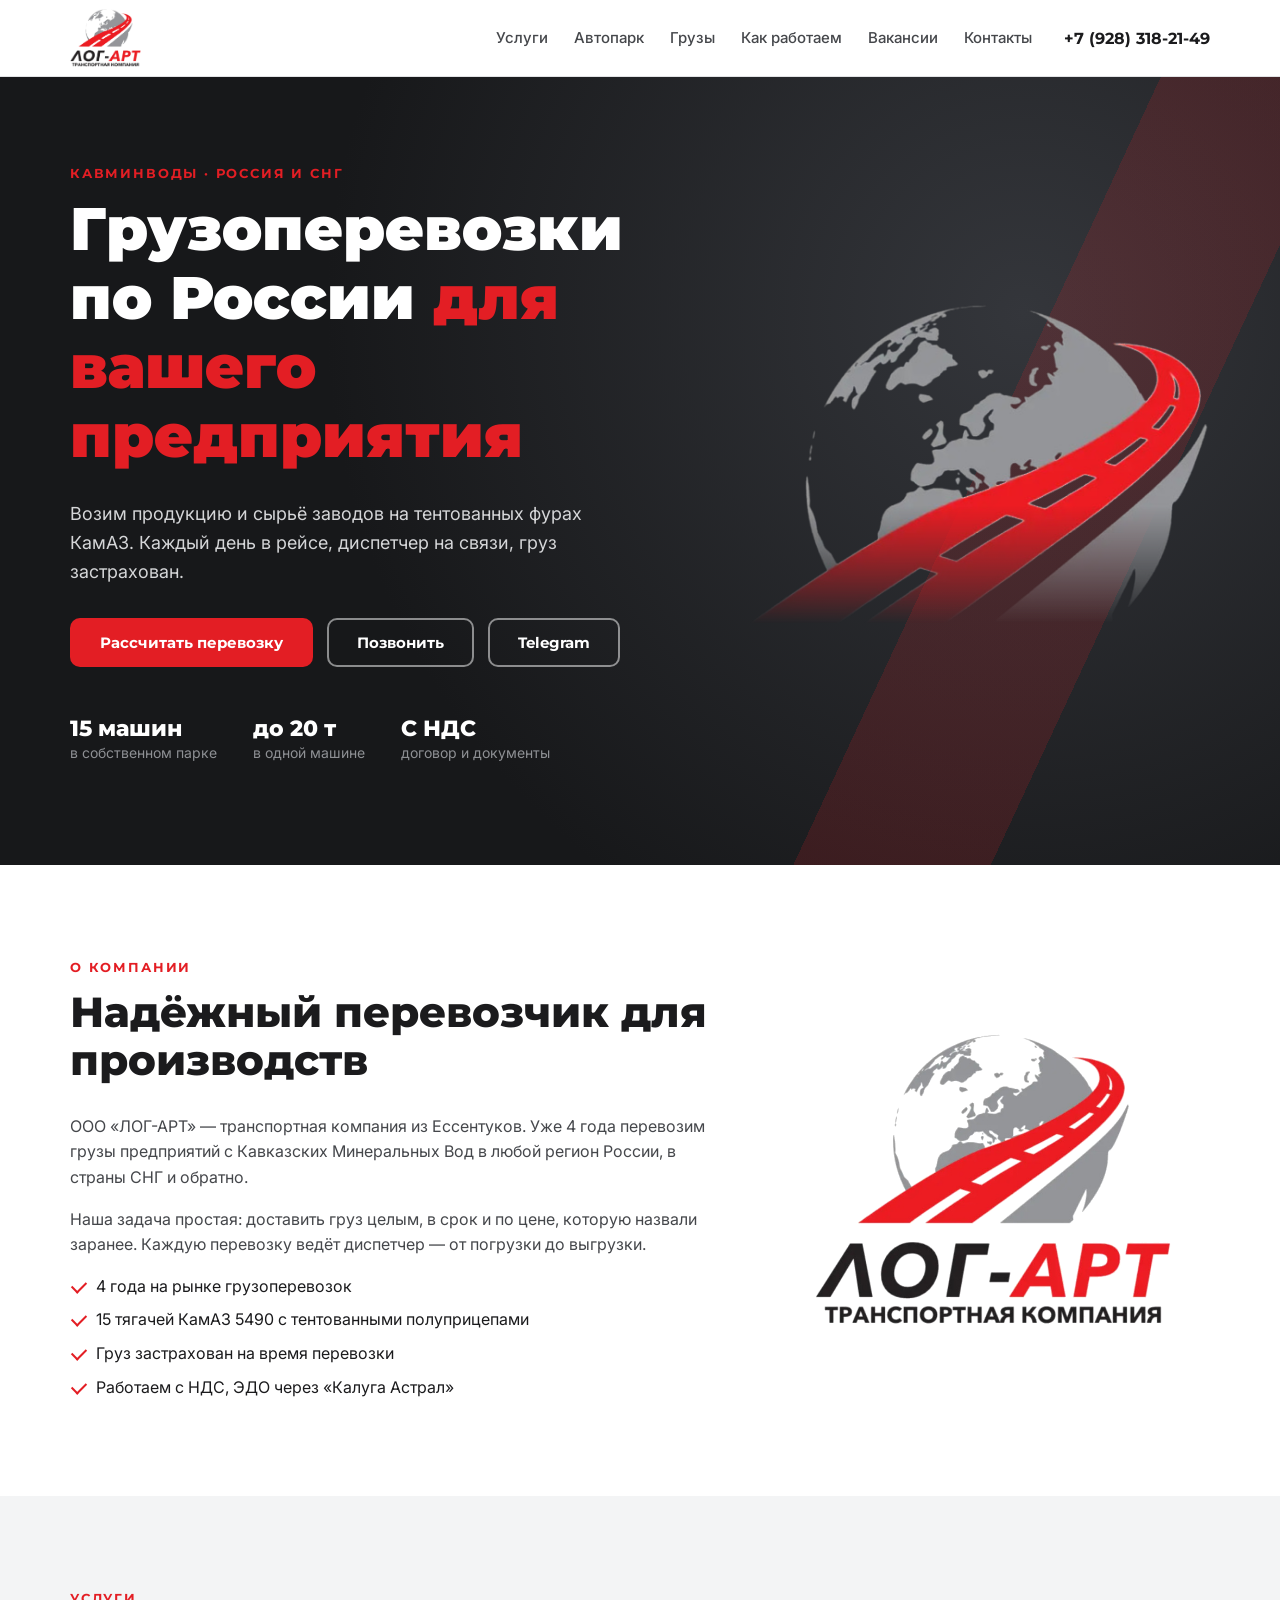
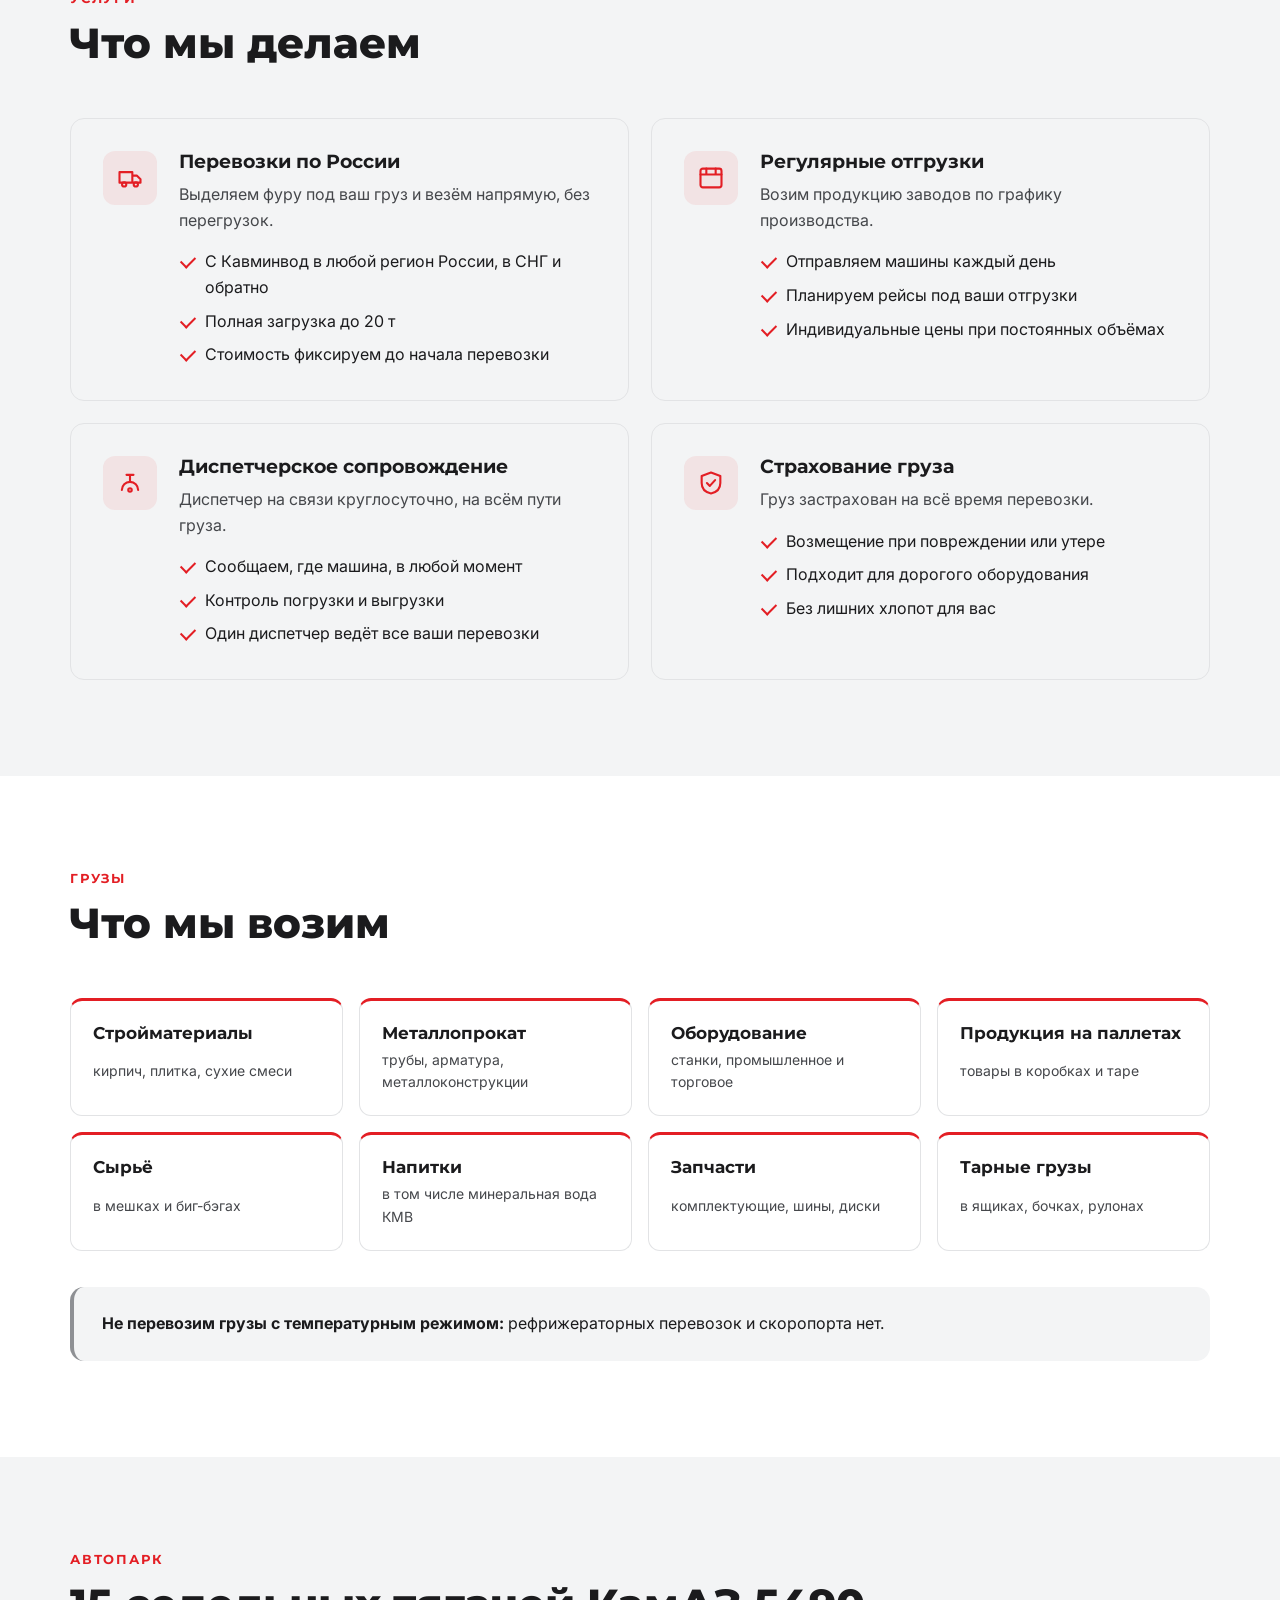
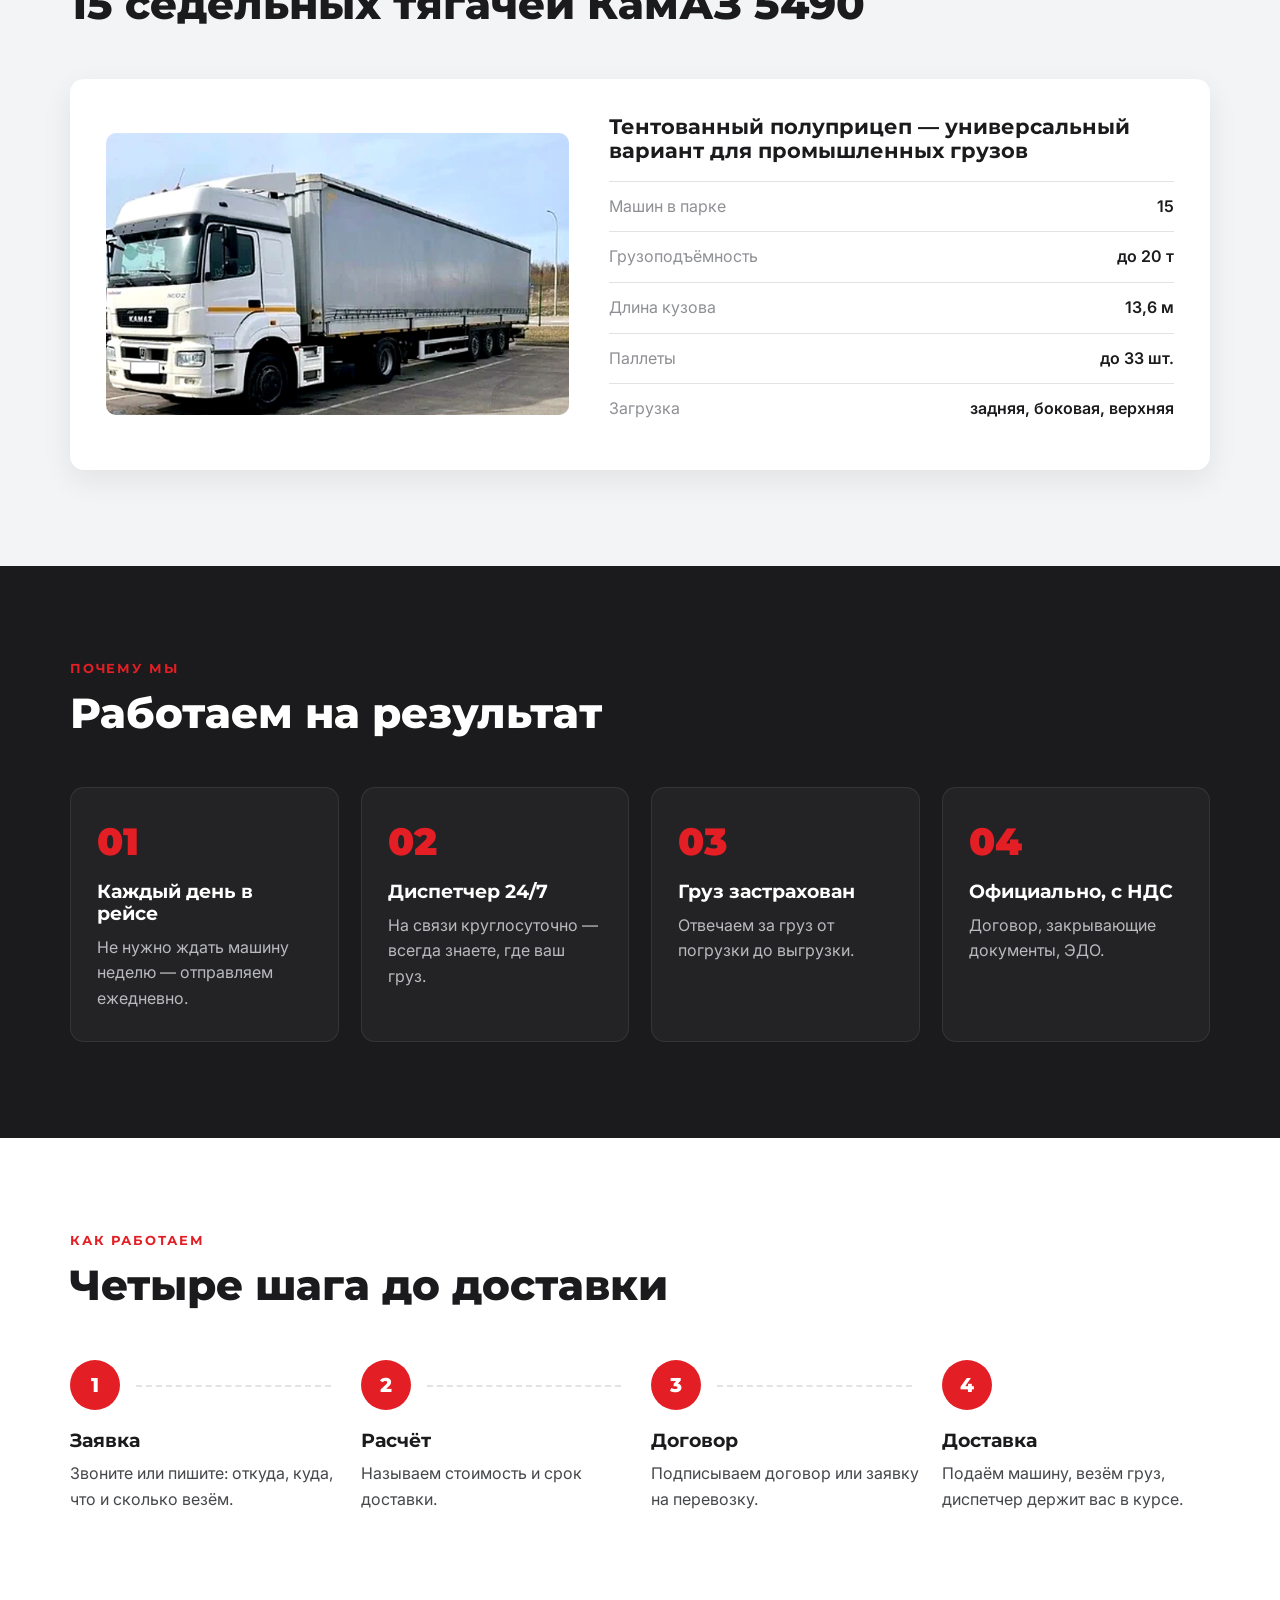
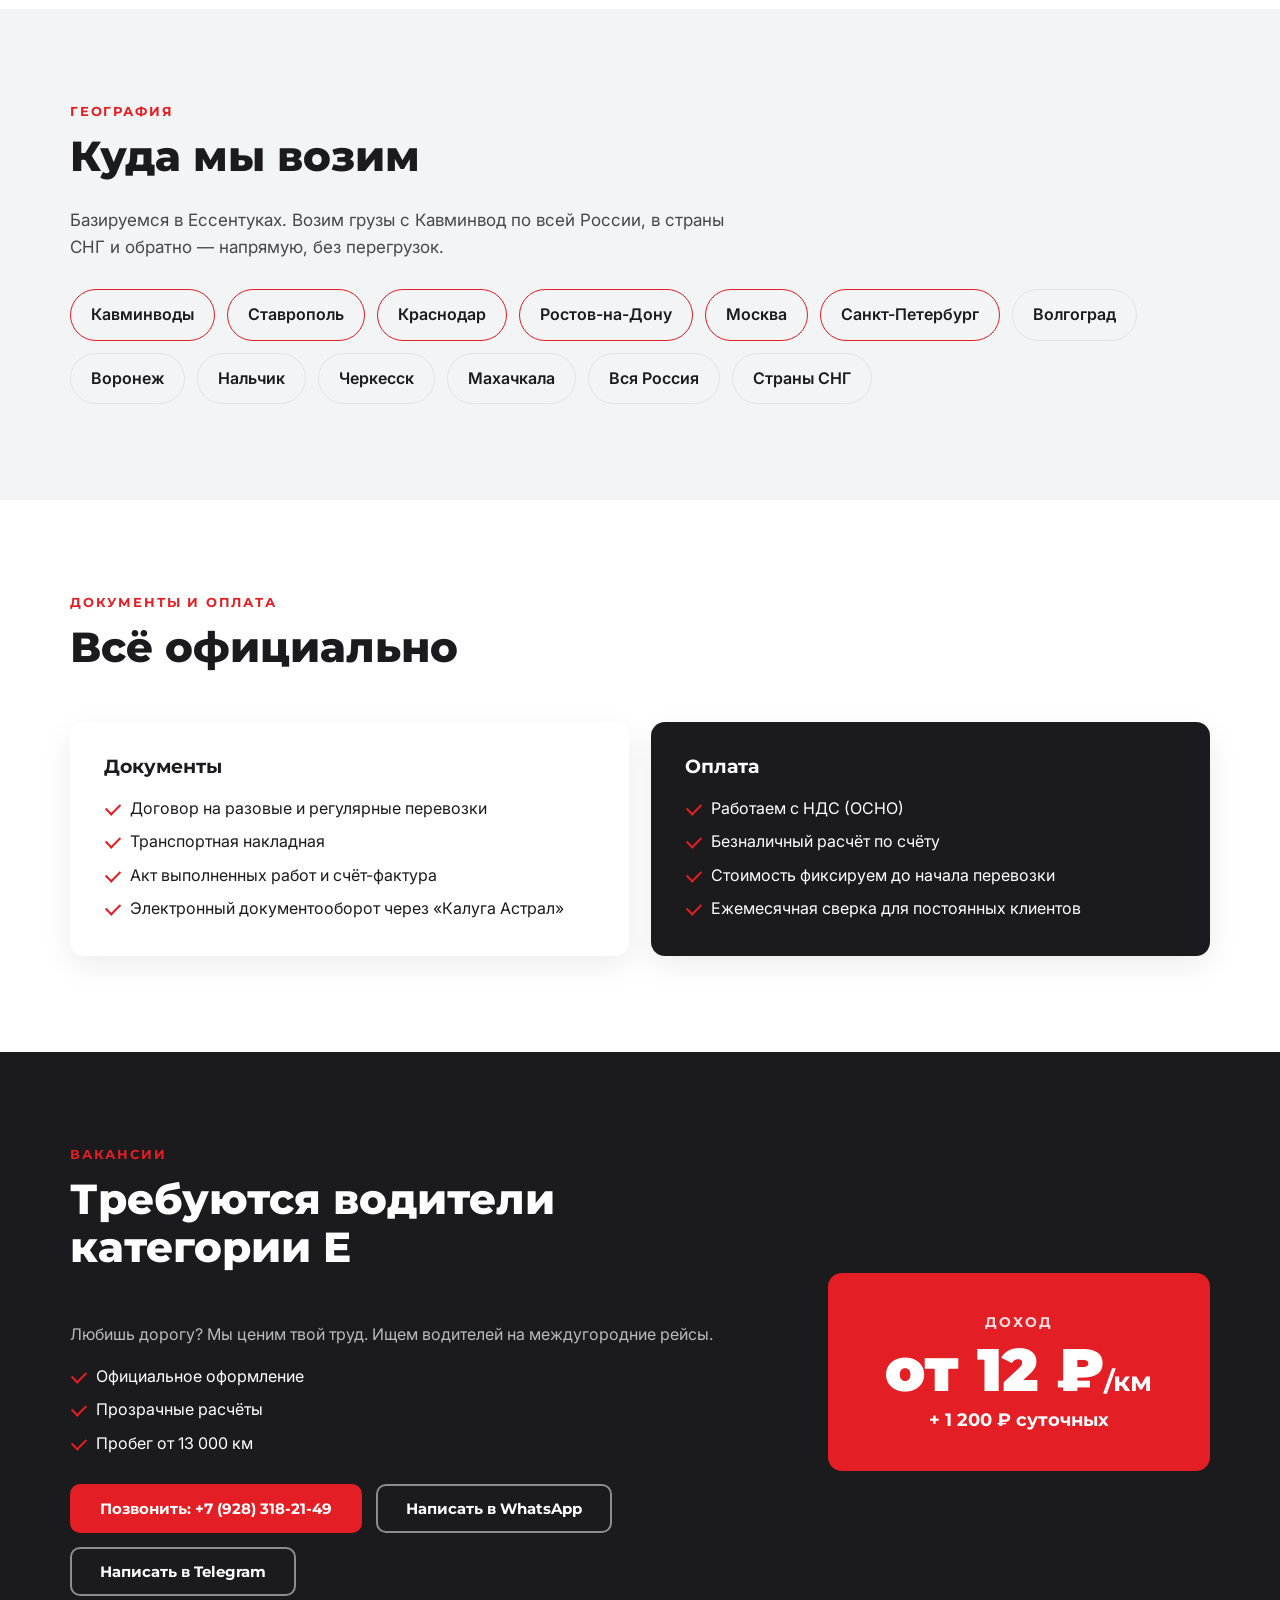
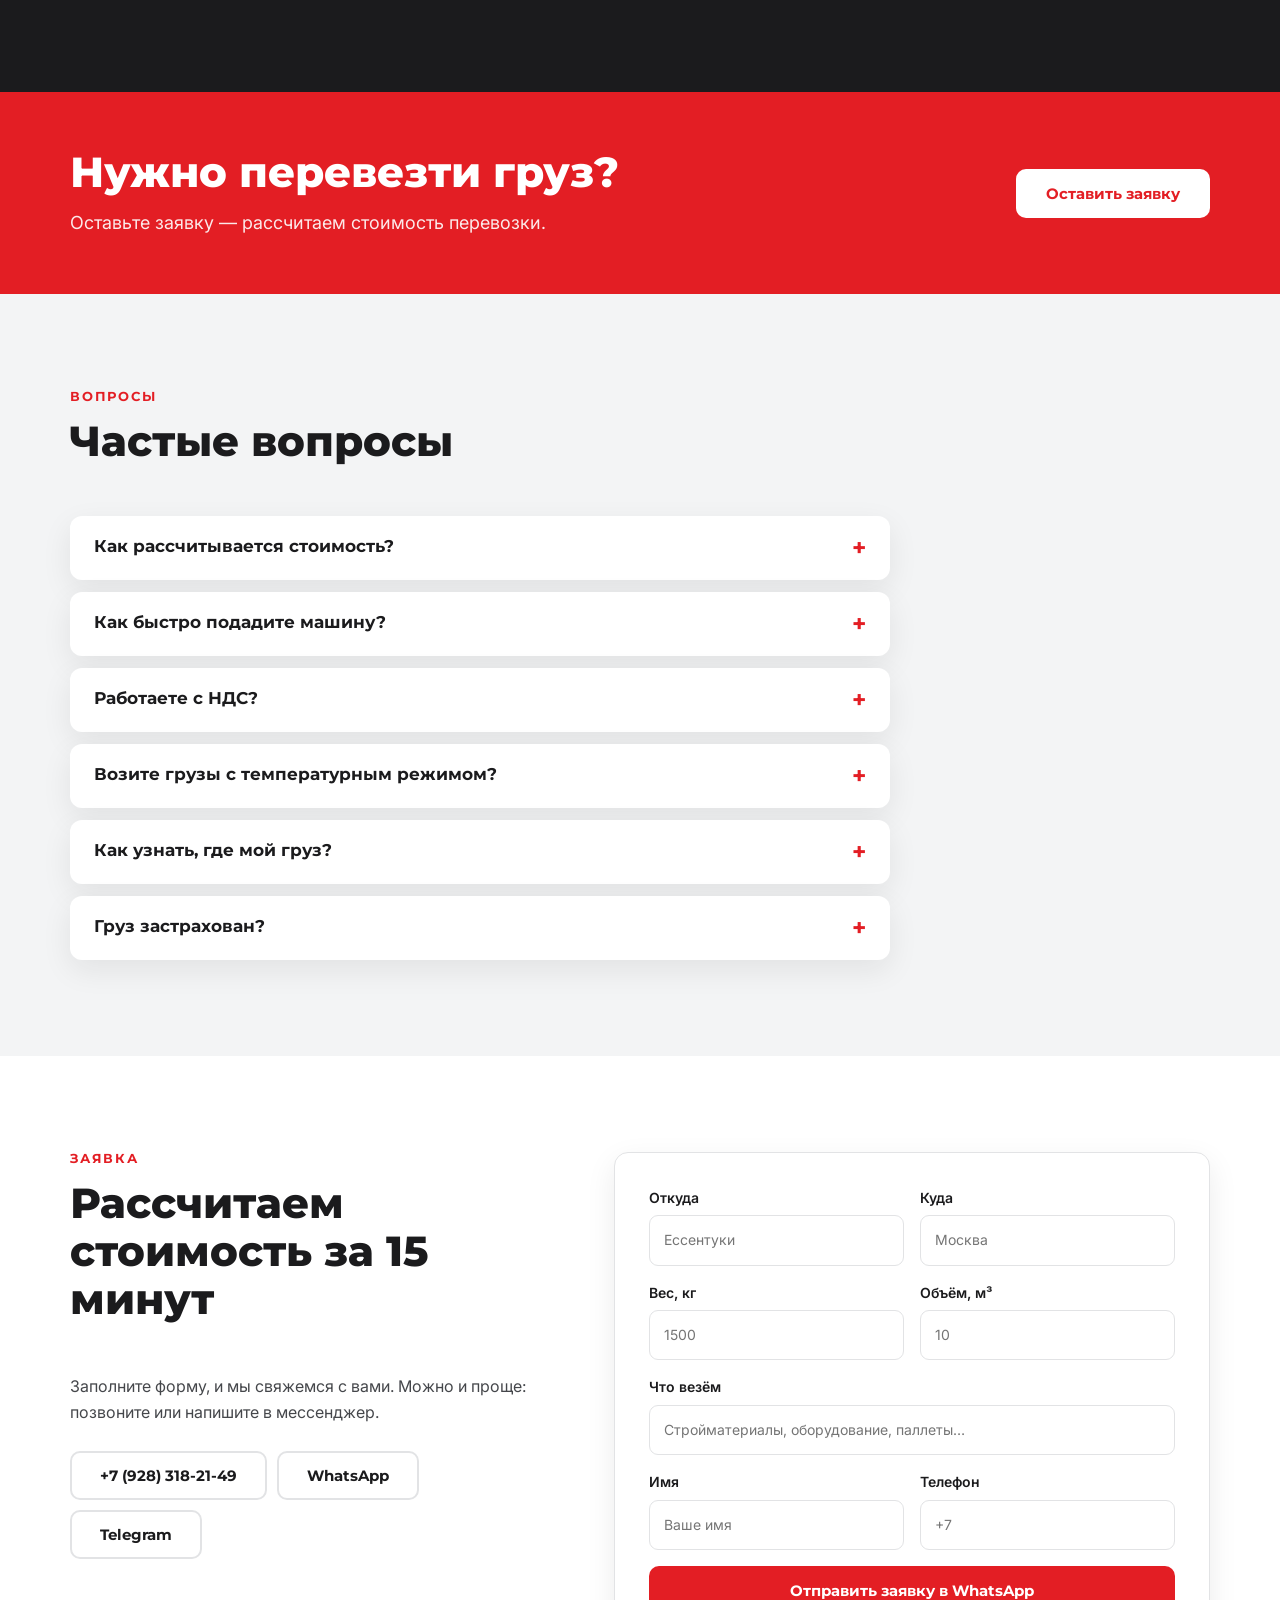
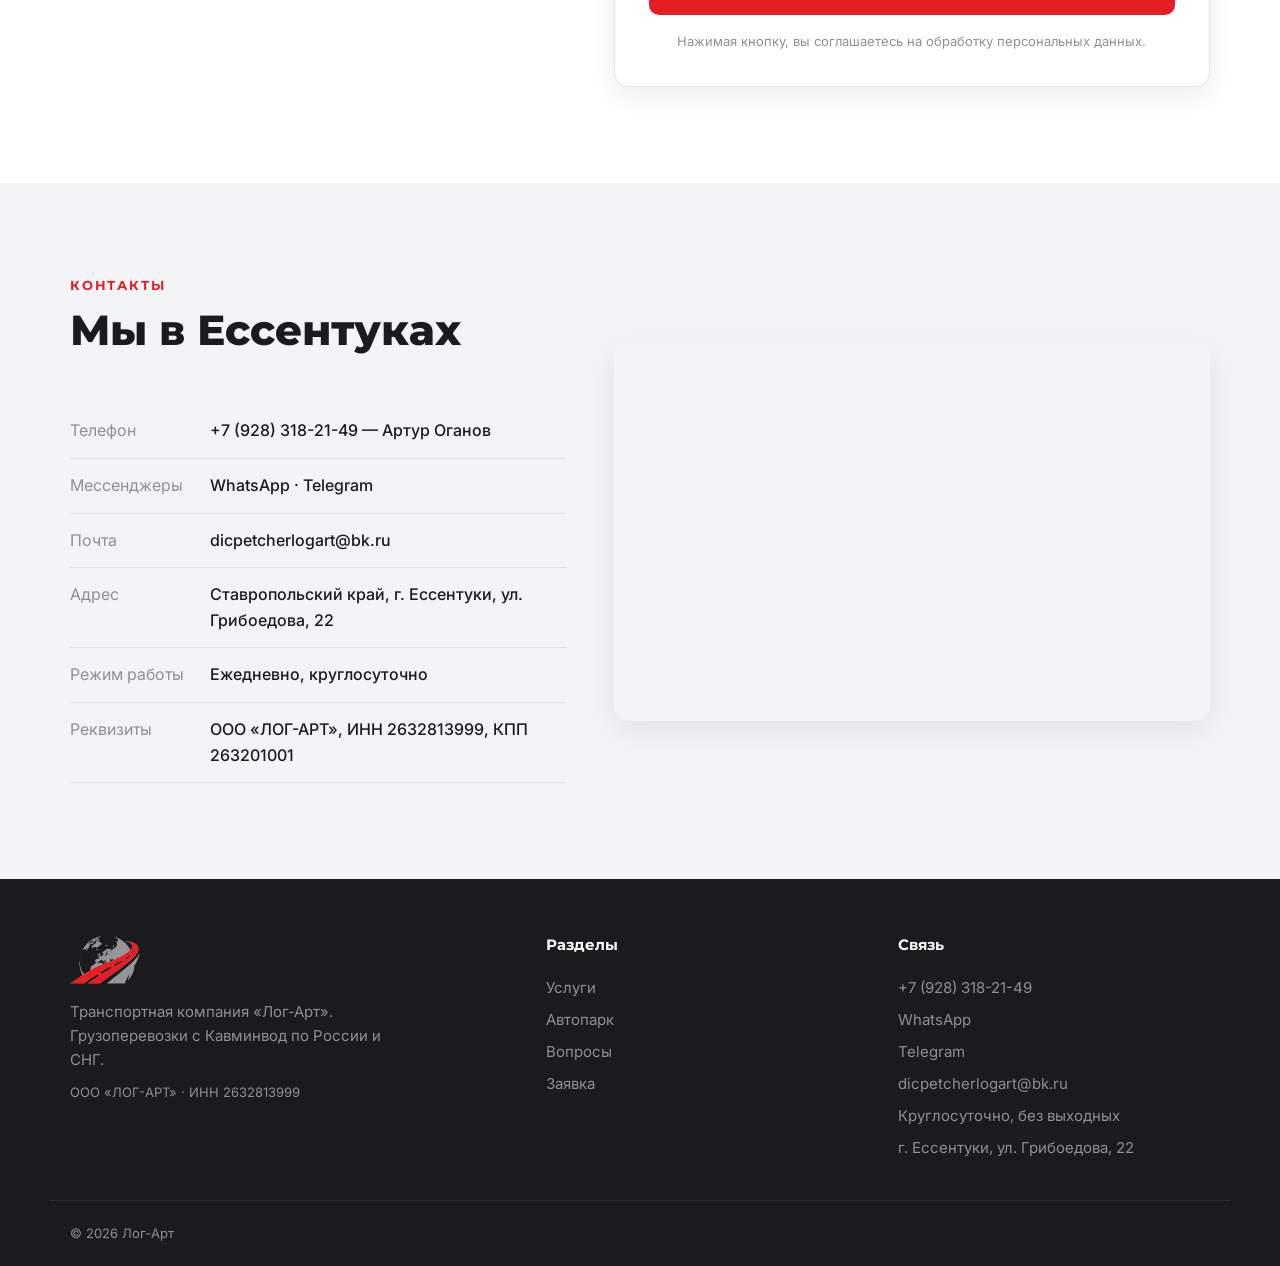
<file: index.html>
<!doctype html>
<html lang="ru">
<head>
  <meta charset="utf-8">
  <meta name="viewport" content="width=device-width, initial-scale=1">
  <title>Лог-Арт — транспортная компания на Кавминводах</title>
  <meta name="description" content="ООО «ЛОГ-АРТ» — грузоперевозки для предприятий с Кавминвод по всей России и в страны СНГ. 15 тентованных фуры КамАЗ до 20 т, ежедневные рейсы, диспетчер, страховка груза, работа с НДС.">
  <link rel="icon" href="assets/mark.png">
  <link rel="preconnect" href="https://fonts.googleapis.com">
  <link rel="preconnect" href="https://fonts.gstatic.com" crossorigin>
  <link href="https://fonts.googleapis.com/css2?family=Montserrat:wght@500;600;700;800;900&family=Inter:wght@400;500;600&display=swap" rel="stylesheet">
  <link rel="stylesheet" href="styles.css">
</head>
<body>

<header class="header" id="top">
  <div class="container header__inner">
    <a href="#top" class="header__logo" aria-label="Лог-Арт — на главную">
      <img src="assets/logo.png" alt="Лог-Арт, транспортная компания" width="132" height="108">
    </a>
    <nav class="nav" id="nav">
      <a href="#services">Услуги</a>
      <a href="#fleet">Автопарк</a>
      <a href="#cargo">Грузы</a>
      <a href="#steps">Как работаем</a>
      <a href="#jobs">Вакансии</a>
      <a href="#contacts">Контакты</a>
    </nav>
        <a class="header__phone" href="tel:+79283182149">+7 (928) 318-21-49</a>
    <button class="burger" id="burger" aria-label="Открыть меню" aria-expanded="false"><span></span><span></span><span></span></button>
  </div>
</header>

<main>
  <section class="hero">
    <div class="hero__road" aria-hidden="true"></div>
    <div class="container hero__inner">
      <div class="hero__text">
        <p class="eyebrow">Кавминводы · Россия и СНГ</p>
        <h1>Грузоперевозки по России <span class="accent">для вашего предприятия</span></h1>
        <p class="hero__lead">Возим продукцию и сырьё заводов на тентованных фурах КамАЗ. Каждый день в рейсе, диспетчер на связи, груз застрахован.</p>
        <div class="hero__actions">
          <a href="#request" class="btn btn--primary">Рассчитать перевозку</a>
          <a href="tel:+79283182149" class="btn btn--ghost">Позвонить</a>
          <a href="#" class="btn btn--ghost" data-tg>Telegram</a>
        </div>
        <ul class="hero__facts">
          <li><b>15 машин</b><span>в собственном парке</span></li>
          <li><b>до 20 т</b><span>в одной машине</span></li>
          <li><b>С НДС</b><span>договор и документы</span></li>
        </ul>
      </div>
      <div class="hero__visual">
        <img src="assets/mark.png" alt="" width="505" height="355">
      </div>
    </div>
  </section>

  <section class="section" id="about">
    <div class="container about">
      <div>
        <p class="eyebrow">О компании</p>
        <h2>Надёжный перевозчик для производств</h2>
        <p>ООО «ЛОГ-АРТ» — транспортная компания из Ессентуков. Уже 4 года перевозим грузы предприятий с Кавказских Минеральных Вод в любой регион России, в страны СНГ и обратно.</p>
        <p>Наша задача простая: доставить груз целым, в срок и по цене, которую назвали заранее. Каждую перевозку ведёт диспетчер — от погрузки до выгрузки.</p>
        <ul class="checks">
          <li>4 года на рынке грузоперевозок</li>
          <li>15 тягачей КамАЗ 5490 с тентованными полуприцепами</li>
          <li>Груз застрахован на время перевозки</li>
          <li>Работаем с НДС, ЭДО через «Калуга Астрал»</li>
        </ul>
      </div>
      <div class="about__visual"><img src="assets/logo.png" alt="Логотип Лог-Арт" width="663" height="541"></div>
    </div>
  </section>

  <section class="section section--gray" id="services">
    <div class="container">
      <p class="eyebrow">Услуги</p>
      <h2>Что мы делаем</h2>
      <div class="services">
        <article class="service">
          <div class="card__icon"><svg viewBox="0 0 24 24"><path d="M3 7h11v9H3zM14 10h4l3 3v3h-7z"/><circle cx="7" cy="17.5" r="1.8"/><circle cx="17" cy="17.5" r="1.8"/></svg></div>
          <div>
            <h3>Перевозки по России</h3>
            <p>Выделяем фуру под ваш груз и везём напрямую, без перегрузок.</p>
            <ul class="checks"><li>С Кавминвод в любой регион России, в СНГ и обратно</li><li>Полная загрузка до 20 т</li><li>Стоимость фиксируем до начала перевозки</li></ul>
          </div>
        </article>
        <article class="service">
          <div class="card__icon"><svg viewBox="0 0 24 24"><rect x="3" y="4" width="18" height="16" rx="2"/><path d="M3 9h18M8 4v5M16 4v5"/></svg></div>
          <div>
            <h3>Регулярные отгрузки</h3>
            <p>Возим продукцию заводов по графику производства.</p>
            <ul class="checks"><li>Отправляем машины каждый день</li><li>Планируем рейсы под ваши отгрузки</li><li>Индивидуальные цены при постоянных объёмах</li></ul>
          </div>
        </article>
        <article class="service">
          <div class="card__icon"><svg viewBox="0 0 24 24"><path d="M5 18a7 7 0 0 1 14 0"/><path d="M12 11V5M9 5h6"/><circle cx="12" cy="18" r="1.5"/></svg></div>
          <div>
            <h3>Диспетчерское сопровождение</h3>
            <p>Диспетчер на связи круглосуточно, на всём пути груза.</p>
            <ul class="checks"><li>Сообщаем, где машина, в любой момент</li><li>Контроль погрузки и выгрузки</li><li>Один диспетчер ведёт все ваши перевозки</li></ul>
          </div>
        </article>
        <article class="service">
          <div class="card__icon"><svg viewBox="0 0 24 24"><path d="M12 3l8 3v6c0 5-3.5 8-8 9-4.5-1-8-4-8-9V6z"/><path d="M8.5 12l2.5 2.5 4.5-5"/></svg></div>
          <div>
            <h3>Страхование груза</h3>
            <p>Груз застрахован на всё время перевозки.</p>
            <ul class="checks"><li>Возмещение при повреждении или утере</li><li>Подходит для дорогого оборудования</li><li>Без лишних хлопот для вас</li></ul>
          </div>
        </article>
      </div>
    </div>
  </section>

  <section class="section" id="cargo">
    <div class="container">
      <p class="eyebrow">Грузы</p>
      <h2>Что мы возим</h2>
      <div class="tiles">
        <div class="tile"><b>Стройматериалы</b><span>кирпич, плитка, сухие смеси</span></div>
        <div class="tile"><b>Металлопрокат</b><span>трубы, арматура, металлоконструкции</span></div>
        <div class="tile"><b>Оборудование</b><span>станки, промышленное и торговое</span></div>
        <div class="tile"><b>Продукция на паллетах</b><span>товары в коробках и таре</span></div>
        <div class="tile"><b>Сырьё</b><span>в мешках и биг-бэгах</span></div>
        <div class="tile"><b>Напитки</b><span>в том числе минеральная вода КМВ</span></div>
        <div class="tile"><b>Запчасти</b><span>комплектующие, шины, диски</span></div>
        <div class="tile"><b>Тарные грузы</b><span>в ящиках, бочках, рулонах</span></div>
      </div>
      <div class="note note--warn">
        <b>Не перевозим грузы с температурным режимом:</b> рефрижераторных перевозок и скоропорта нет.
      </div>
    </div>
  </section>

  <section class="section section--gray" id="fleet">
    <div class="container">
      <p class="eyebrow">Автопарк</p>
      <h2>15 седельных тягачей КамАЗ 5490</h2>
      <div class="truck">
        <img class="truck__photo" src="assets/truck.jpg" alt="Тягач КамАЗ 5490 с тентованным полуприцепом" width="1200" height="733" loading="lazy">
        <div>
          <h3>Тентованный полуприцеп — универсальный вариант для промышленных грузов</h3>
          <dl>
            <div><dt>Машин в парке</dt><dd>15</dd></div>
            <div><dt>Грузоподъёмность</dt><dd>до 20 т</dd></div>
            <div><dt>Длина кузова</dt><dd>13,6 м</dd></div>
            <div><dt>Паллеты</dt><dd>до 33 шт.</dd></div>
            <div><dt>Загрузка</dt><dd>задняя, боковая, верхняя</dd></div>
          </dl>
        </div>
      </div>
    </div>
  </section>

  <section class="section section--dark" id="why">
    <div class="container">
      <p class="eyebrow">Почему мы</p>
      <h2>Работаем на результат</h2>
      <div class="why">
        <div class="why__item"><span class="why__num">01</span><h3>Каждый день в рейсе</h3><p>Не нужно ждать машину неделю — отправляем ежедневно.</p></div>
        <div class="why__item"><span class="why__num">02</span><h3>Диспетчер 24/7</h3><p>На связи круглосуточно — всегда знаете, где ваш груз.</p></div>
        <div class="why__item"><span class="why__num">03</span><h3>Груз застрахован</h3><p>Отвечаем за груз от погрузки до выгрузки.</p></div>
        <div class="why__item"><span class="why__num">04</span><h3>Официально, с НДС</h3><p>Договор, закрывающие документы, ЭДО.</p></div>
      </div>
    </div>
  </section>

  <section class="section" id="steps">
    <div class="container">
      <p class="eyebrow">Как работаем</p>
      <h2>Четыре шага до доставки</h2>
      <ol class="steps">
        <li><h3>Заявка</h3><p>Звоните или пишите: откуда, куда, что и сколько везём.</p></li>
        <li><h3>Расчёт</h3><p>Называем стоимость и срок доставки.</p></li>
        <li><h3>Договор</h3><p>Подписываем договор или заявку на перевозку.</p></li>
        <li><h3>Доставка</h3><p>Подаём машину, везём груз, диспетчер держит вас в курсе.</p></li>
      </ol>
    </div>
  </section>

  <section class="section section--gray" id="geo">
    <div class="container">
      <p class="eyebrow">География</p>
      <h2>Куда мы возим</h2>
      <p class="section__lead">Базируемся в Ессентуках. Возим грузы с Кавминвод по всей России, в страны СНГ и обратно — напрямую, без перегрузок.</p>
      <ul class="cities">
        <li>Кавминводы</li><li>Ставрополь</li><li>Краснодар</li><li>Ростов-на-Дону</li>
        <li>Москва</li><li>Санкт-Петербург</li><li>Волгоград</li><li>Воронеж</li>
        <li>Нальчик</li><li>Черкесск</li><li>Махачкала</li><li>Вся Россия</li>
        <li>Страны СНГ</li>
      </ul>
    </div>
  </section>

  <section class="section" id="docs">
    <div class="container">
      <p class="eyebrow">Документы и оплата</p>
      <h2>Всё официально</h2>
      <div class="audience">
        <article class="audience__card">
          <h3>Документы</h3>
          <ul class="checks">
            <li>Договор на разовые и регулярные перевозки</li>
            <li>Транспортная накладная</li>
            <li>Акт выполненных работ и счёт-фактура</li>
            <li>Электронный документооборот через «Калуга Астрал»</li>
          </ul>
        </article>
        <article class="audience__card audience__card--dark">
          <h3>Оплата</h3>
          <ul class="checks">
            <li>Работаем с НДС (ОСНО)</li>
            <li>Безналичный расчёт по счёту</li>
            <li>Стоимость фиксируем до начала перевозки</li>
            <li>Ежемесячная сверка для постоянных клиентов</li>
          </ul>
        </article>
      </div>
    </div>
  </section>

  <section class="section section--dark" id="jobs">
    <div class="container jobs">
      <div>
        <p class="eyebrow">Вакансии</p>
        <h2>Требуются водители категории&nbsp;E</h2>
        <p>Любишь дорогу? Мы ценим твой труд. Ищем водителей на междугородние рейсы.</p>
        <ul class="checks">
          <li>Официальное оформление</li>
          <li>Прозрачные расчёты</li>
          <li>Пробег от 13 000 км</li>
        </ul>
        <div class="hero__actions jobs__actions">
          <a href="tel:+79283182149" class="btn btn--primary">Позвонить: +7 (928) 318-21-49</a>
          <a href="#" class="btn btn--ghost" data-wa-job>Написать в WhatsApp</a>
          <a href="#" class="btn btn--ghost" data-tg-job>Написать в Telegram</a>
        </div>
      </div>
      <div class="jobs__pay">
        <span>Доход</span>
        <b>от 12 ₽<small>/км</small></b>
        <em>+ 1 200 ₽ суточных</em>
      </div>
    </div>
  </section>

  <section class="cta">
    <div class="container cta__inner">
      <div>
        <h2>Нужно перевезти груз?</h2>
        <p>Оставьте заявку — рассчитаем стоимость перевозки.</p>
      </div>
      <a href="#request" class="btn btn--light">Оставить заявку</a>
    </div>
  </section>

  <section class="section section--gray" id="faq">
    <div class="container">
      <p class="eyebrow">Вопросы</p>
      <h2>Частые вопросы</h2>
      <div class="faq">
        <details><summary>Как рассчитывается стоимость?</summary><p>Цена зависит от расстояния, веса и объёма груза. Оставьте заявку — назовём точную сумму до начала перевозки.</p></details>
        <details><summary>Как быстро подадите машину?</summary><p>Мы отправляем машины в рейс каждый день, поэтому согласуем ближайшую удобную дату погрузки.</p></details>
        <details><summary>Работаете с НДС?</summary><p>Да. Работаем на ОСНО, с НДС, по договору. Предоставляем все закрывающие документы, есть ЭДО.</p></details>
        <details><summary>Возите грузы с температурным режимом?</summary><p>Нет, рефрижераторных перевозок и скоропорта у нас нет. Возим грузы в тентованных полуприцепах.</p></details>
        <details><summary>Как узнать, где мой груз?</summary><p>Позвоните диспетчеру по номеру <a href="tel:+79283182149">+7 (928) 318-21-49</a> — он на связи круглосуточно и сообщит, где машина.</p></details>
        <details><summary>Груз застрахован?</summary><p>Да, груз застрахован на всё время перевозки.</p></details>
      </div>
    </div>
  </section>

  <section class="section" id="request">
    <div class="container request">
      <div class="request__text">
        <p class="eyebrow">Заявка</p>
        <h2>Рассчитаем стоимость за 15 минут</h2>
        <p>Заполните форму, и мы свяжемся с вами. Можно и проще: позвоните или напишите в мессенджер.</p>
        <div class="request__links">
          <a href="tel:+79283182149" class="btn btn--ghost-dark">+7 (928) 318-21-49</a>
          <a href="#" class="btn btn--ghost-dark" data-wa>WhatsApp</a>
          <a href="#" class="btn btn--ghost-dark" data-tg>Telegram</a>
        </div>
      </div>
      <form class="form form--bordered" id="form" novalidate>
        <div class="form__row">
          <label>Откуда<input name="from" placeholder="Ессентуки" required></label>
          <label>Куда<input name="to" placeholder="Москва" required></label>
        </div>
        <div class="form__row">
          <label>Вес, кг<input name="weight" inputmode="numeric" placeholder="1500"></label>
          <label>Объём, м³<input name="volume" inputmode="decimal" placeholder="10"></label>
        </div>
        <label>Что везём<input name="cargo" placeholder="Стройматериалы, оборудование, паллеты…"></label>
        <div class="form__row">
          <label>Имя<input name="name" placeholder="Ваше имя" required></label>
          <label>Телефон<input name="phone" type="tel" placeholder="+7" required></label>
        </div>
        <button class="btn btn--primary btn--full" type="submit">Отправить заявку в WhatsApp</button>
        <p class="form__note" id="formNote">Нажимая кнопку, вы соглашаетесь на обработку персональных данных.</p>
      </form>
    </div>
  </section>

  <section class="section section--gray" id="contacts">
    <div class="container contacts">
      <div>
        <p class="eyebrow">Контакты</p>
        <h2>Мы в Ессентуках</h2>
        <ul class="contacts__list">
          <li><span>Телефон</span><div><a href="tel:+79283182149">+7 (928) 318-21-49</a> — Артур Оганов</div></li>
          <li><span>Мессенджеры</span><div><a href="#" data-wa>WhatsApp</a> · <a href="#" data-tg>Telegram</a></div></li>
          <li><span>Почта</span><a href="mailto:dicpetcherlogart@bk.ru">dicpetcherlogart@bk.ru</a></li>
          <li><span>Адрес</span>Ставропольский край, г. Ессентуки, ул. Грибоедова, 22</li>
          <li><span>Режим работы</span>Ежедневно, круглосуточно</li>
          <li><span>Реквизиты</span>ООО «ЛОГ-АРТ», ИНН 2632813999, КПП 263201001</li>
        </ul>
      </div>
      <div class="contacts__map">
        <iframe title="Карта: Ессентуки, ул. Грибоедова, 22" src="https://yandex.ru/map-widget/v1/?mode=search&text=%D0%95%D1%81%D1%81%D0%B5%D0%BD%D1%82%D1%83%D0%BA%D0%B8%2C%20%D1%83%D0%BB.%20%D0%93%D1%80%D0%B8%D0%B1%D0%BE%D0%B5%D0%B4%D0%BE%D0%B2%D0%B0%2C%2022&z=16" loading="lazy"></iframe>
      </div>
    </div>
  </section>
</main>

<footer class="footer">
  <div class="container footer__grid">
    <div>
      <img src="assets/mark.png" alt="" width="70" height="49">
      <p>Транспортная компания «Лог-Арт». Грузоперевозки с Кавминвод по России и СНГ.</p>
      <p class="footer__legal">ООО «ЛОГ-АРТ» · ИНН 2632813999</p>
    </div>
    <nav>
      <h4>Разделы</h4>
      <a href="#services">Услуги</a>
      <a href="#fleet">Автопарк</a>
      <a href="#faq">Вопросы</a>
      <a href="#request">Заявка</a>
    </nav>
    <div>
      <h4>Связь</h4>
      <a href="tel:+79283182149">+7 (928) 318-21-49</a>
      <a href="#" data-wa>WhatsApp</a>
      <a href="#" data-tg>Telegram</a>
      <a href="mailto:dicpetcherlogart@bk.ru">dicpetcherlogart@bk.ru</a>
      <span>Круглосуточно, без выходных</span>
      <span>г. Ессентуки, ул. Грибоедова, 22</span>
    </div>
  </div>
  <div class="container footer__bottom">© <span id="year">2026</span> Лог-Арт</div>
</footer>

<script src="script.js"></script>
</body>
</html>
</file>
<file: styles.css>
:root {
  --red: #e31e24;
  --red-dark: #c1161b;
  --gray: #8e9094;
  --gray-light: #f3f4f5;
  --ink: #1b1b1d;
  --text: #45474b;
  --line: #e2e3e5;
  --radius: 14px;
  --shadow: 0 10px 30px rgba(20, 20, 25, .08);
}

* { box-sizing: border-box; }
html { scroll-behavior: smooth; scroll-padding-top: 80px; }
body {
  margin: 0;
  font: 400 16px/1.6 "Inter", system-ui, sans-serif;
  color: var(--text);
  background: #fff;
}
img { max-width: 100%; height: auto; display: block; }
a { color: inherit; text-decoration: none; }
h1, h2, h3 { font-family: "Montserrat", sans-serif; color: var(--ink); margin: 0 0 .5em; line-height: 1.15; }
h1 { font-size: clamp(34px, 5.5vw, 60px); font-weight: 900; }
h2 { font-size: clamp(28px, 3.6vw, 42px); font-weight: 800; margin-bottom: 1.2em; }
h3 { font-size: 19px; font-weight: 700; }
p { margin: 0 0 1em; }

.container { width: 100%; max-width: 1180px; margin: 0 auto; padding: 0 20px; }
.accent { color: var(--red); }
.eyebrow {
  font: 700 13px/1 "Montserrat", sans-serif;
  letter-spacing: .14em;
  text-transform: uppercase;
  color: var(--red);
  margin-bottom: 14px;
}

/* Buttons */
.btn {
  display: inline-flex; align-items: center; justify-content: center;
  padding: 15px 28px; border-radius: 10px; border: 2px solid transparent;
  font: 700 15px/1 "Montserrat", sans-serif; cursor: pointer;
  transition: background .2s, color .2s, border-color .2s, transform .2s;
}
.btn:hover { transform: translateY(-2px); }
.btn--primary { background: var(--red); color: #fff; }
.btn--primary:hover { background: var(--red-dark); }
.btn--ghost { border-color: rgba(255, 255, 255, .5); color: #fff; }
.btn--ghost:hover { border-color: #fff; }
.btn--ghost-dark { border-color: var(--line); color: var(--ink); background: #fff; }
.btn--ghost-dark:hover { border-color: var(--red); color: var(--red); }
.btn--full { width: 100%; }

/* Header */
.header {
  position: sticky; top: 0; z-index: 50;
  background: rgba(255, 255, 255, .95); backdrop-filter: blur(8px);
  border-bottom: 1px solid var(--line);
}
.header__inner { display: flex; align-items: center; gap: 32px; height: 76px; }
.header__logo img { height: 58px; width: auto; }
.nav { display: flex; gap: 26px; margin-left: auto; font-weight: 500; font-size: 15px; }
.nav a:hover { color: var(--red); }
.header__phone { font: 700 16px "Montserrat", sans-serif; color: var(--ink); white-space: nowrap; }
.header__phone:hover { color: var(--red); }
.burger { display: none; margin-left: auto; width: 44px; height: 44px; border: 0; background: none; cursor: pointer; padding: 10px; }
.burger span { display: block; height: 2px; background: var(--ink); margin: 5px 0; transition: transform .25s, opacity .25s; }
.burger[aria-expanded="true"] span:nth-child(1) { transform: translateY(7px) rotate(45deg); }
.burger[aria-expanded="true"] span:nth-child(2) { opacity: 0; }
.burger[aria-expanded="true"] span:nth-child(3) { transform: translateY(-7px) rotate(-45deg); }

/* Hero */
.hero {
  position: relative; overflow: hidden;
  background: radial-gradient(circle at 80% 30%, #34363b 0%, #17181a 60%);
  color: #d5d6d8; padding: 90px 0 100px;
}
.hero__road {
  position: absolute; right: -10%; bottom: -40%; width: 70%; height: 140%;
  background: linear-gradient(115deg, transparent 46%, rgba(227, 30, 36, .16) 46%, rgba(227, 30, 36, .16) 60%, transparent 60%);
  pointer-events: none;
}
.hero__inner { position: relative; display: grid; grid-template-columns: 1.15fr .85fr; gap: 40px; align-items: center; }
.hero h1 { color: #fff; }
.hero__lead { font-size: 18px; max-width: 540px; margin-bottom: 32px; }
.hero__actions { display: flex; gap: 14px; flex-wrap: wrap; }
.hero__facts { list-style: none; padding: 0; margin: 48px 0 0; display: flex; gap: 36px; flex-wrap: wrap; }
.hero__facts li { display: flex; flex-direction: column; }
.hero__facts b { font: 800 22px "Montserrat", sans-serif; color: #fff; }
.hero__facts span { font-size: 14px; color: var(--gray); }
.hero__visual img {
  width: 100%; animation: float 6s ease-in-out infinite;
  -webkit-mask-image: linear-gradient(to bottom, #000 62%, transparent 98%);
  mask-image: linear-gradient(to bottom, #000 62%, transparent 98%);
}
@keyframes float { 50% { transform: translateY(-12px); } }

/* Sections */
.section { padding: 96px 0; }
.section--gray { background: var(--gray-light); }
.section--dark { background: var(--ink); color: #b9babd; }
.section--dark h2, .section--dark h3 { color: #fff; }

/* Services */
.cards { display: grid; grid-template-columns: repeat(3, 1fr); gap: 22px; }
.card {
  padding: 30px; border: 1px solid var(--line); border-radius: var(--radius);
  transition: box-shadow .25s, transform .25s, border-color .25s;
}
.card:hover { box-shadow: var(--shadow); transform: translateY(-4px); border-color: transparent; }
.card__icon {
  width: 54px; height: 54px; border-radius: 12px; margin-bottom: 20px;
  background: rgba(227, 30, 36, .08); display: grid; place-items: center;
}
.card__icon svg { width: 28px; height: 28px; fill: none; stroke: var(--red); stroke-width: 1.8; stroke-linejoin: round; stroke-linecap: round; }
.card p { margin: 0; }

/* Fleet */
.fleet { display: grid; grid-template-columns: repeat(3, 1fr); gap: 22px; }
.fleet__item { background: #fff; border-radius: var(--radius); padding: 30px; box-shadow: var(--shadow); }
.fleet__img { height: 110px; display: grid; place-items: center; margin-bottom: 18px; background: var(--gray-light); border-radius: 10px; }
.fleet__img svg { width: 70%; height: 80%; fill: none; stroke: var(--gray); stroke-width: 2.4; }
.fleet__img svg rect:first-child { fill: var(--red); stroke: var(--red); }
.fleet dl { margin: 0; }
.fleet dl div { display: flex; justify-content: space-between; padding: 10px 0; border-top: 1px solid var(--line); }
.fleet dt { color: var(--gray); }
.fleet dd { margin: 0; font-weight: 600; color: var(--ink); }

/* Why */
.why { display: grid; grid-template-columns: repeat(4, 1fr); gap: 22px; }
.why__item { padding: 30px 26px; border-radius: var(--radius); background: rgba(255, 255, 255, .04); border: 1px solid rgba(255, 255, 255, .08); }
.why__num { display: block; font: 900 38px "Montserrat", sans-serif; color: var(--red); margin-bottom: 16px; }
.why__item p { margin: 0; }

/* Steps */
.steps { list-style: none; padding: 0; margin: 0; display: grid; grid-template-columns: repeat(4, 1fr); gap: 22px; counter-reset: s; }
.steps li { position: relative; padding-top: 70px; counter-increment: s; }
.steps li::before {
  content: counter(s); position: absolute; top: 0; left: 0;
  width: 50px; height: 50px; border-radius: 50%; background: var(--red); color: #fff;
  display: grid; place-items: center; font: 800 20px "Montserrat", sans-serif;
}
.steps li:not(:last-child)::after {
  content: ""; position: absolute; top: 25px; left: 66px; right: 8px;
  border-top: 2px dashed var(--line);
}
.steps p { margin: 0; }

/* Request */
.request { display: grid; grid-template-columns: .9fr 1.1fr; gap: 56px; align-items: start; }
.request__links { display: flex; flex-wrap: wrap; gap: 10px; margin-top: 26px; }
.form { background: #fff; padding: 34px; border-radius: var(--radius); box-shadow: var(--shadow); display: grid; gap: 16px; }
.form__row { display: grid; grid-template-columns: 1fr 1fr; gap: 16px; }
.form label { display: grid; gap: 6px; font-size: 14px; font-weight: 600; color: var(--ink); }
.form input {
  font: inherit; font-weight: 400; padding: 13px 14px; border: 1.5px solid var(--line); border-radius: 9px;
  outline: none; transition: border-color .2s; width: 100%;
}
.form input:focus { border-color: var(--red); }
.form input.is-error { border-color: var(--red); background: #fff6f6; }
.form__note { font-size: 13px; color: var(--gray); margin: 0; text-align: center; }
.form__note.is-ok { color: #1f8a3c; font-weight: 600; }

/* Contacts */
.contacts { display: grid; grid-template-columns: 1fr 1.2fr; gap: 48px; align-items: center; }
.contacts__list { list-style: none; padding: 0; margin: 0; }
.contacts__list li { display: grid; grid-template-columns: 140px 1fr; padding: 14px 0; border-bottom: 1px solid var(--line); color: var(--ink); font-weight: 500; }
.contacts__list span { color: var(--gray); font-weight: 400; }
.contacts__list a:hover { color: var(--red); }
.contacts__map { border-radius: var(--radius); overflow: hidden; height: 380px; background: var(--gray-light); box-shadow: var(--shadow); }
.contacts__map iframe { width: 100%; height: 100%; border: 0; }

.nav a.is-active { color: var(--red); font-weight: 600; }

/* Inner pages */
.page-hero {
  position: relative; overflow: hidden; color: #b9babd; padding: 70px 0 64px;
  background: radial-gradient(circle at 80% 30%, #34363b 0%, #17181a 60%);
}
.page-hero .container { position: relative; }
.page-hero h1 { color: #fff; font-size: clamp(32px, 4.6vw, 52px); }
.page-hero__lead { font-size: 18px; max-width: 620px; margin: 0; }
.crumbs { font-size: 14px; color: var(--gray); margin-bottom: 18px; }
.crumbs a:hover { color: #fff; }

.section__head { display: flex; justify-content: space-between; align-items: flex-end; gap: 20px; }
.link-more { font: 700 15px "Montserrat", sans-serif; color: var(--red); margin-bottom: 1.8em; white-space: nowrap; }
.link-more:hover { text-decoration: underline; }
a.card { display: block; color: inherit; }

.services { display: grid; grid-template-columns: 1fr 1fr; gap: 22px; }
.service { display: flex; gap: 22px; padding: 32px; border: 1px solid var(--line); border-radius: var(--radius); scroll-margin-top: 100px; }
.service .card__icon { flex-shrink: 0; }
.checks { list-style: none; padding: 0; margin: 0; display: grid; gap: 8px; }
.checks li { position: relative; padding-left: 26px; color: var(--ink); }
.checks li::before { content: ""; position: absolute; left: 2px; top: 7px; width: 12px; height: 7px; border-left: 2px solid var(--red); border-bottom: 2px solid var(--red); transform: rotate(-45deg); }

.fleet__use { margin: 16px 0 0; font-size: 14px; }
.note { margin-top: 36px; padding: 24px 28px; border-radius: var(--radius); background: rgba(227, 30, 36, .06); border-left: 4px solid var(--red); color: var(--ink); }
.note a { color: var(--red); font-weight: 600; margin-left: 6px; }

.about { display: grid; grid-template-columns: 1.2fr .8fr; gap: 56px; align-items: center; }
.about h2 { margin-bottom: .7em; }
.about__visual img { width: 100%; max-width: 360px; margin: 0 auto; }
.cities { list-style: none; padding: 0; margin: 0; display: flex; flex-wrap: wrap; gap: 12px; }
.cities li { padding: 12px 20px; border-radius: 999px; border: 1.5px solid var(--line); font-weight: 600; color: var(--ink); }
.cities li:nth-child(-n+6) { border-color: var(--red); }
.faq { display: grid; gap: 12px; max-width: 820px; }
.faq details { background: #fff; border-radius: 12px; padding: 0 24px; box-shadow: var(--shadow); }
.faq summary { padding: 20px 0; cursor: pointer; font: 700 17px "Montserrat", sans-serif; color: var(--ink); list-style: none; display: flex; justify-content: space-between; gap: 16px; }
.faq summary::-webkit-details-marker { display: none; }
.faq summary::after { content: "+"; color: var(--red); font-size: 24px; line-height: 1; transition: transform .2s; }
.faq details[open] summary::after { transform: rotate(45deg); }
.faq details p { padding-bottom: 20px; margin: 0; }

.cta { background: var(--red); color: #fff; padding: 56px 0; }
.cta__inner { display: flex; justify-content: space-between; align-items: center; gap: 24px; flex-wrap: wrap; }
.cta h2 { color: #fff; margin: 0 0 .3em; }
.cta p { margin: 0; font-size: 18px; opacity: .9; }
.btn--light { background: #fff; color: var(--red); }
.btn--light:hover { background: var(--ink); color: #fff; }

/* Cargo, audience */
.section__lead { font-size: 17px; max-width: 680px; margin: -1.4em 0 28px; }
.tiles { display: grid; grid-template-columns: repeat(4, 1fr); gap: 16px; }
.tile { padding: 22px; border-radius: 12px; border: 1px solid var(--line); border-top: 3px solid var(--red); display: grid; gap: 6px; }
.tile b { font: 700 17px "Montserrat", sans-serif; color: var(--ink); }
.tile span { font-size: 14px; }
.tiles__note { margin: 26px 0 0; color: var(--ink); }
.tiles__note a { color: var(--red); font-weight: 600; }
.audience { display: grid; grid-template-columns: 1fr 1fr; gap: 22px; }
.audience__card { background: #fff; padding: 34px; border-radius: var(--radius); box-shadow: var(--shadow); }
.audience__card--dark { background: var(--ink); color: #b9babd; }
.audience__card--dark h3, .audience__card--dark .checks li { color: #fff; }
.audience__card .checks { margin-top: 18px; }
.form--bordered { border: 1px solid var(--line); }

/* Jobs */
.jobs { display: grid; grid-template-columns: 1.3fr .7fr; gap: 48px; align-items: center; }
.jobs .checks li { color: #fff; }
.jobs__actions { margin-top: 28px; }
.jobs__pay { background: var(--red); color: #fff; border-radius: var(--radius); padding: 40px 32px; text-align: center; display: grid; gap: 6px; }
.jobs__pay span { font: 700 14px "Montserrat", sans-serif; letter-spacing: .14em; text-transform: uppercase; opacity: .85; }
.jobs__pay b { font: 900 clamp(40px, 6vw, 60px)/1.1 "Montserrat", sans-serif; }
.jobs__pay small { font-size: .45em; font-weight: 700; }
.jobs__pay em { font: 700 18px "Montserrat", sans-serif; font-style: normal; }
.footer__legal { margin-top: 10px !important; font-size: 13px; }

/* Truck */
.truck { display: grid; grid-template-columns: .9fr 1.1fr; gap: 40px; align-items: center; background: #fff; border-radius: var(--radius); padding: 36px; box-shadow: var(--shadow); }
.truck svg { width: 100%; height: auto; }
.truck__photo { width: 100%; height: auto; display: block; border-radius: calc(var(--radius) - 4px); object-fit: cover; aspect-ratio: 1200 / 733; }
.truck h3 { font-size: 21px; margin-bottom: 18px; }
.truck dl { margin: 0; }
.truck dl div { display: flex; justify-content: space-between; gap: 16px; padding: 12px 0; border-top: 1px solid var(--line); }
.truck dt { color: var(--gray); }
.truck dd { margin: 0; font-weight: 600; color: var(--ink); text-align: right; }
.note--warn { border-left-color: var(--gray); background: var(--gray-light); }

/* Footer */
.footer { background: var(--ink); color: var(--gray); padding: 56px 0 0; font-size: 15px; }
.footer__grid { display: grid; grid-template-columns: 1.4fr 1fr 1fr; gap: 40px; }
.footer__grid img { margin-bottom: 16px; }
.footer__grid p { margin: 0; max-width: 320px; }
.footer h4 { font: 700 15px "Montserrat", sans-serif; color: #fff; margin: 0 0 14px; }
.footer nav, .footer__grid > div:last-child { display: flex; flex-direction: column; gap: 8px; }
.footer a:hover { color: #fff; }
.footer__bottom { margin-top: 40px; padding: 22px 20px; border-top: 1px solid rgba(255, 255, 255, .08); font-size: 13px; }

/* Responsive */
@media (max-width: 1020px) {
  .nav {
    position: fixed; inset: 76px 0 auto 0; background: #fff; flex-direction: column; gap: 0;
    padding: 8px 20px 20px; border-bottom: 1px solid var(--line); box-shadow: var(--shadow);
    transform: translateY(-120%); transition: transform .3s; z-index: -1;
  }
  .nav.is-open { transform: none; }
  .nav a { padding: 14px 0; border-bottom: 1px solid var(--line); }
  .burger { display: block; margin-left: 0; }
  .header__phone { margin-left: auto; }
  .cards, .fleet { grid-template-columns: repeat(2, 1fr); }
  .why, .steps { grid-template-columns: repeat(2, 1fr); }
  .steps li::after { display: none; }
  .request, .contacts, .about, .services, .audience, .jobs, .truck { grid-template-columns: 1fr; }
  .tiles { grid-template-columns: repeat(2, 1fr); }
}
@media (max-width: 720px) {
  .section { padding: 64px 0; }
  .hero { padding: 56px 0 64px; }
  .hero h1 { font-size: clamp(26px, 8.4vw, 34px); hyphens: auto; }
  .hero__inner { grid-template-columns: 1fr; }
  .hero__visual { order: -1; max-width: 240px; }
  .hero__facts { gap: 22px; margin-top: 36px; }
  .header__phone { display: none; }
  .burger { margin-left: auto; }
  .header__logo img { height: 50px; }
  .cards, .fleet, .why, .steps, .form__row { grid-template-columns: 1fr; }
  .form { padding: 22px; }
  .contacts__list li { grid-template-columns: 1fr; gap: 2px; }
  .contacts__map { height: 300px; }
  .footer__grid { grid-template-columns: 1fr; gap: 28px; }
  .tiles { grid-template-columns: repeat(2, minmax(0, 1fr)); gap: 10px; }
  .tile { padding: 16px 14px; }
  .tile b { font-size: 15px; hyphens: auto; overflow-wrap: anywhere; }
  .tile span { font-size: 13px; hyphens: auto; overflow-wrap: anywhere; }
  .audience__card { padding: 24px; }
  .truck { padding: 22px; gap: 20px; }
  .section__head { display: block; }
  .link-more { display: inline-block; margin: -1em 0 1.4em; }
  .service { flex-direction: column; padding: 24px; }
  .page-hero { padding: 48px 0; }
}
@media (prefers-reduced-motion: reduce) {
  * { animation: none !important; transition: none !important; }
  html { scroll-behavior: auto; }
}
</file>
